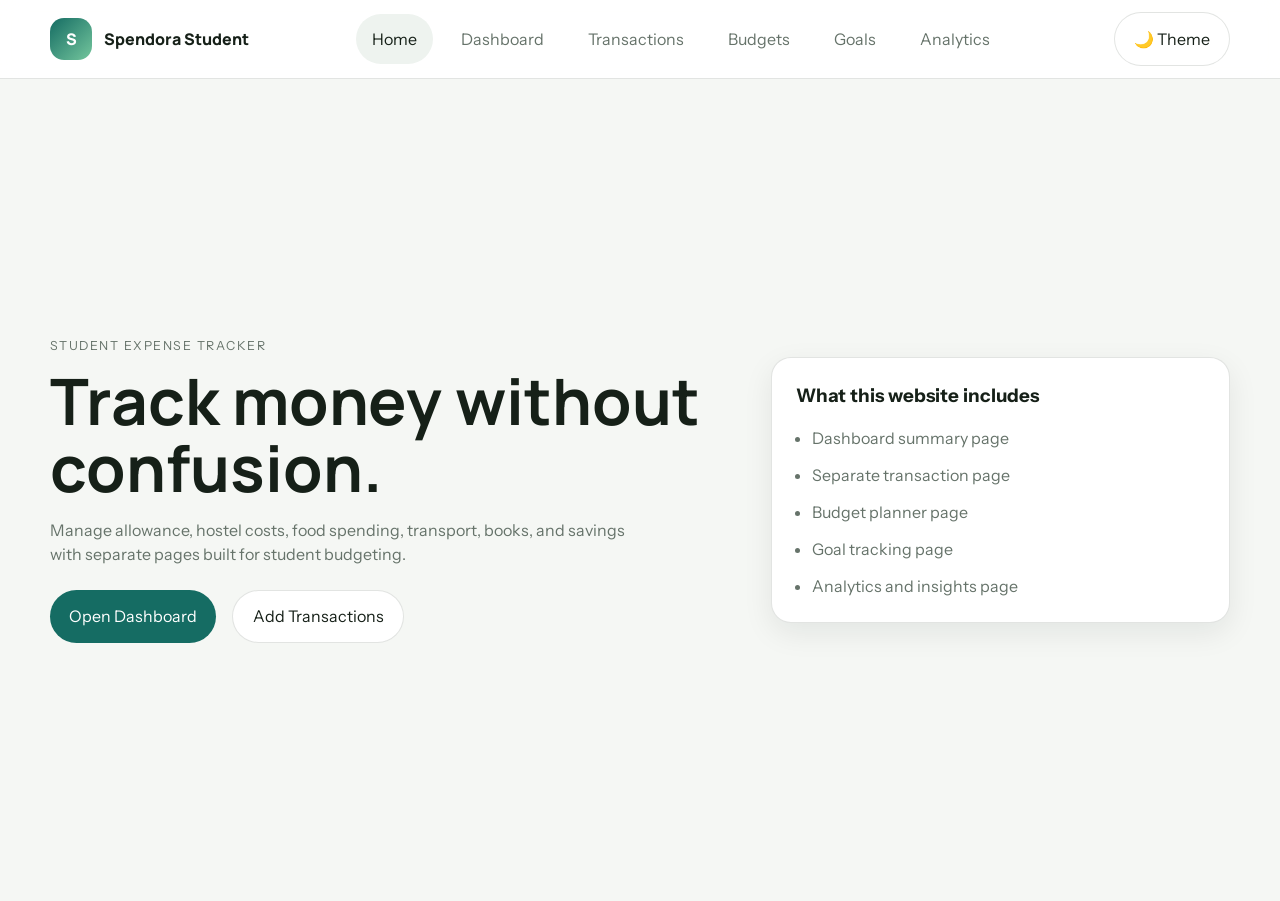
<file: index.html>
<!DOCTYPE html>
<html lang="en" data-theme="light">
<head>
  <meta charset="UTF-8" />
  <meta name="viewport" content="width=device-width, initial-scale=1.0" />
  <title>Spendora Student - Home</title>
  <link rel="preconnect" href="https://fonts.googleapis.com" />
  <link rel="preconnect" href="https://fonts.gstatic.com" crossorigin />
  <link href="https://fonts.googleapis.com/css2?family=Instrument+Sans:wght@400;500;600;700&family=Manrope:wght@600;700;800&display=swap" rel="stylesheet" />
  <link rel="stylesheet" href="css/common.css" />
  <link rel="stylesheet" href="css/index.css" />
  <script src="js/common.js" defer></script>
  <script src="js/index.js" defer></script>
</head>
<body>
  <header class="site-header">
    <div class="container nav-row">
      <a href="index.html" class="brand">
        <span class="brand-logo">S</span>
        <span>Spendora Student</span>
      </a>
      <nav class="nav-links">
        <a href="index.html" class="active">Home</a>
        <a href="dashboard.html">Dashboard</a>
        <a href="transactions.html">Transactions</a>
        <a href="budgets.html">Budgets</a>
        <a href="goals.html">Goals</a>
        <a href="analytics.html">Analytics</a>
      </nav>
      <button id="themeToggle" class="theme-btn">🌙 Theme</button>
    </div>
  </header>

  <main class="hero-page">
    <section class="hero-section container">
      <div class="hero-copy">
        <p class="eyebrow">Student Expense Tracker</p>
        <h1>Track money without confusion.</h1>
        <p class="hero-text">
          Manage allowance, hostel costs, food spending, transport, books, and savings with separate pages built for student budgeting.
        </p>
        <div class="hero-actions">
          <a href="dashboard.html" class="btn btn-primary">Open Dashboard</a>
          <a href="transactions.html" class="btn btn-secondary">Add Transactions</a>
        </div>
      </div>

      <div class="hero-card">
        <h3>What this website includes</h3>
        <ul>
          <li>Dashboard summary page</li>
          <li>Separate transaction page</li>
          <li>Budget planner page</li>
          <li>Goal tracking page</li>
          <li>Analytics and insights page</li>
        </ul>
      </div>
    </section>
  </main>
</body>
</html>
</file>
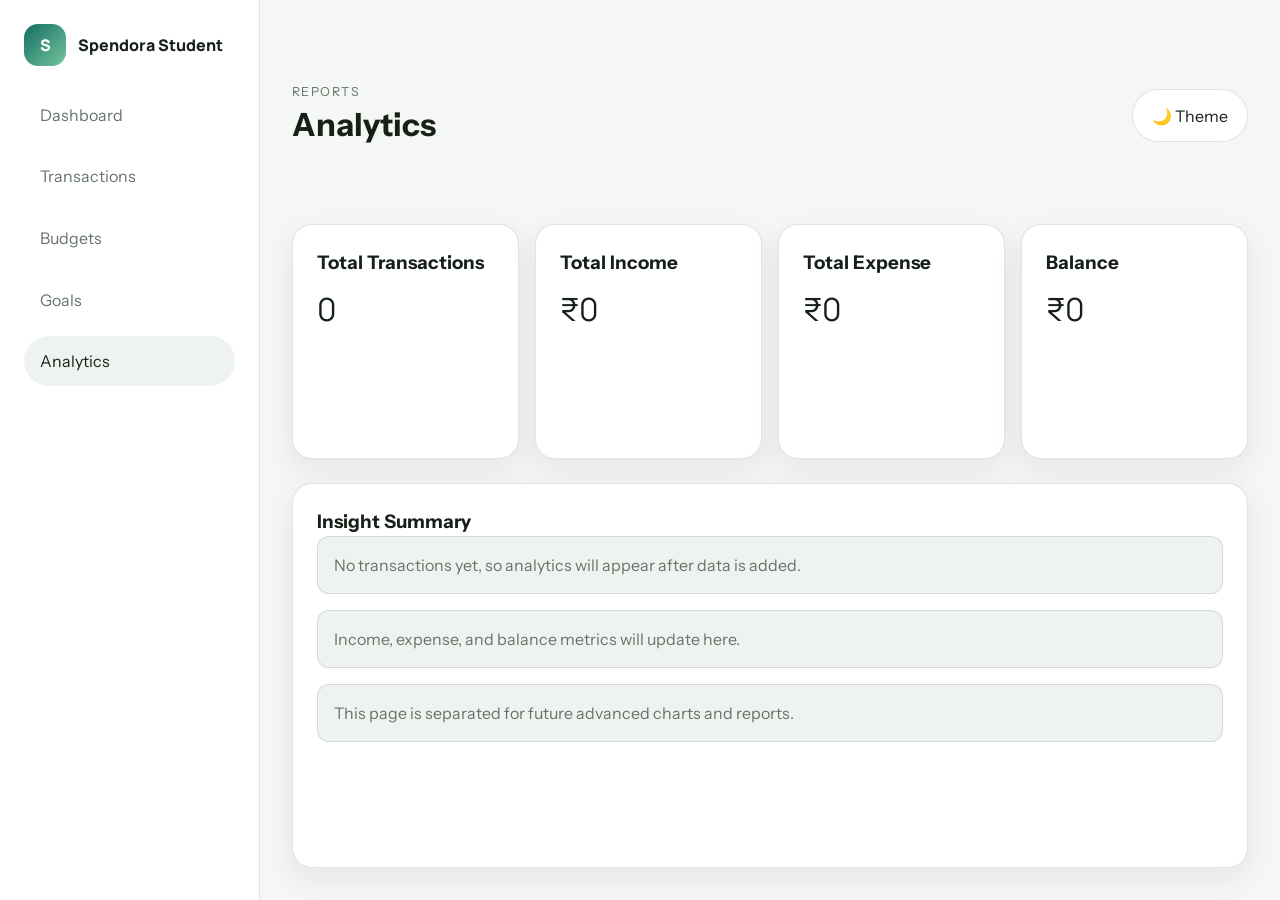
<file: analytics.html>
<!DOCTYPE html>
<html lang="en" data-theme="light">
<head>
  <meta charset="UTF-8" />
  <meta name="viewport" content="width=device-width, initial-scale=1.0" />
  <title>Spendora Student - Analytics</title>
  <link rel="preconnect" href="https://fonts.googleapis.com" />
  <link rel="preconnect" href="https://fonts.gstatic.com" crossorigin />
  <link href="https://fonts.googleapis.com/css2?family=Instrument+Sans:wght@400;500;600;700&family=Manrope:wght@600;700;800&display=swap" rel="stylesheet" />
  <link rel="stylesheet" href="css/common.css" />
  <link rel="stylesheet" href="css/analytics.css" />
  <script src="js/common.js" defer></script>
  <script src="js/analytics.js" defer></script>
</head>
<body>
  <div class="dashboard-layout">
    <aside class="sidebar">
      <a href="index.html" class="brand side-brand">
        <span class="brand-logo">S</span>
        <span>Spendora Student</span>
      </a>
      <nav class="side-nav">
        <a href="dashboard.html">Dashboard</a>
        <a href="transactions.html">Transactions</a>
        <a href="budgets.html">Budgets</a>
        <a href="goals.html">Goals</a>
        <a href="analytics.html" class="active">Analytics</a>
      </nav>
    </aside>

    <main class="page-main">
      <header class="page-topbar">
        <div>
          <p class="eyebrow">Reports</p>
          <h1>Analytics</h1>
        </div>
        <button id="themeToggle" class="theme-btn">🌙 Theme</button>
      </header>

      <section class="analytics-grid">
        <article class="panel metric-box">
          <h3>Total Transactions</h3>
          <p id="analyticsTransactionCount">0</p>
        </article>
        <article class="panel metric-box">
          <h3>Total Income</h3>
          <p id="analyticsIncome">₹0</p>
        </article>
        <article class="panel metric-box">
          <h3>Total Expense</h3>
          <p id="analyticsExpense">₹0</p>
        </article>
        <article class="panel metric-box">
          <h3>Balance</h3>
          <p id="analyticsBalance">₹0</p>
        </article>
      </section>

      <section class="panel">
        <h3>Insight Summary</h3>
        <div id="insightSummary" class="insight-summary"></div>
      </section>
    </main>
  </div>
</body>
</html>
</file>
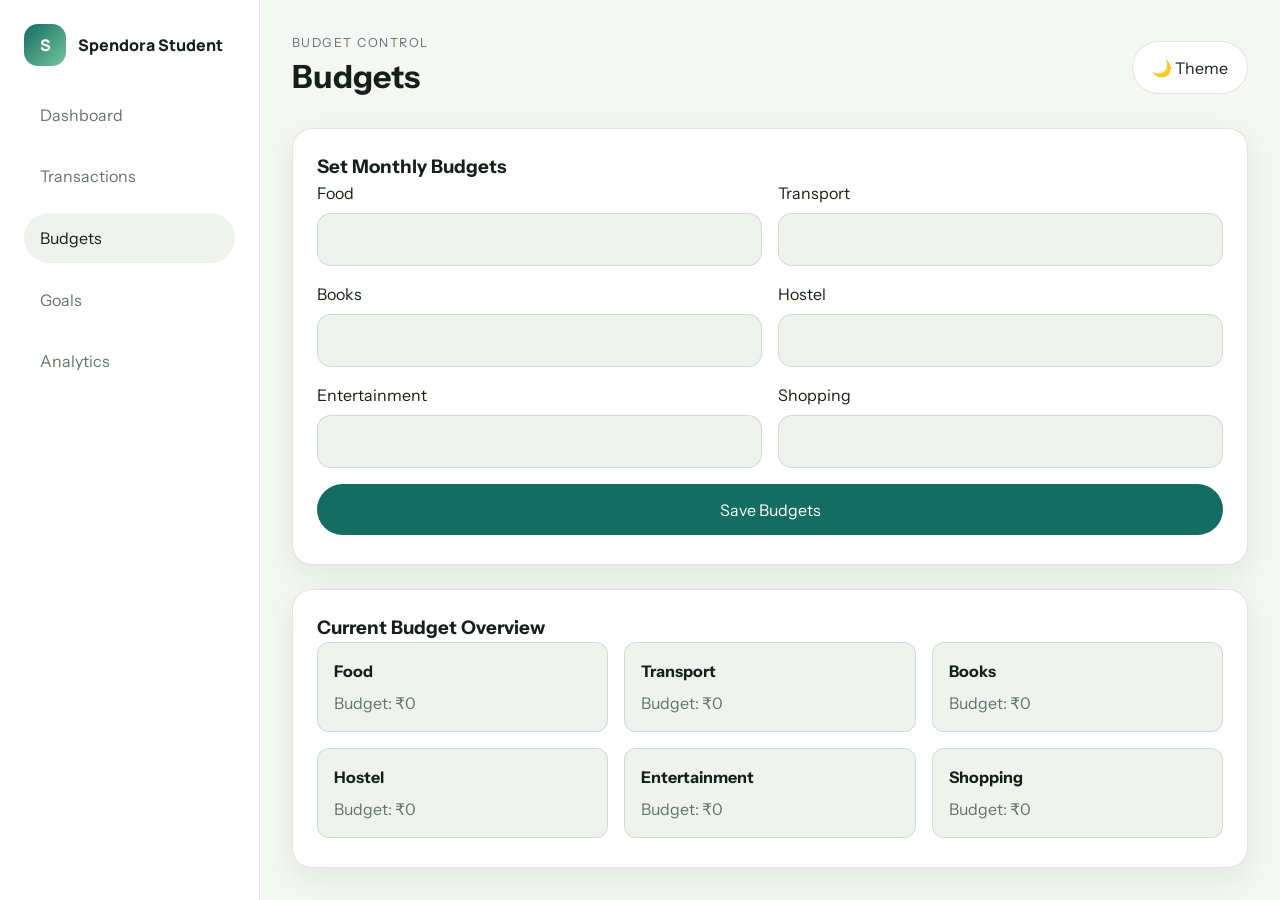
<file: budgets.html>
<!DOCTYPE html>
<html lang="en" data-theme="light">
<head>
  <meta charset="UTF-8" />
  <meta name="viewport" content="width=device-width, initial-scale=1.0" />
  <title>Spendora Student - Budgets</title>
  <link rel="preconnect" href="https://fonts.googleapis.com" />
  <link rel="preconnect" href="https://fonts.gstatic.com" crossorigin />
  <link href="https://fonts.googleapis.com/css2?family=Instrument+Sans:wght@400;500;600;700&family=Manrope:wght@600;700;800&display=swap" rel="stylesheet" />
  <link rel="stylesheet" href="css/common.css" />
  <link rel="stylesheet" href="css/budgets.css" />
  <script src="js/common.js" defer></script>
  <script src="js/budgets.js" defer></script>
</head>
<body>
  <div class="dashboard-layout">
    <aside class="sidebar">
      <a href="index.html" class="brand side-brand">
        <span class="brand-logo">S</span>
        <span>Spendora Student</span>
      </a>
      <nav class="side-nav">
        <a href="dashboard.html">Dashboard</a>
        <a href="transactions.html">Transactions</a>
        <a href="budgets.html" class="active">Budgets</a>
        <a href="goals.html">Goals</a>
        <a href="analytics.html">Analytics</a>
      </nav>
    </aside>

    <main class="page-main">
      <header class="page-topbar">
        <div>
          <p class="eyebrow">Budget Control</p>
          <h1>Budgets</h1>
        </div>
        <button id="themeToggle" class="theme-btn">🌙 Theme</button>
      </header>

      <section class="panel">
        <h3>Set Monthly Budgets</h3>
        <form id="budgetForm" class="budget-grid">
          <div class="field"><label for="foodBudget">Food</label><input type="number" id="foodBudget" min="0" /></div>
          <div class="field"><label for="transportBudget">Transport</label><input type="number" id="transportBudget" min="0" /></div>
          <div class="field"><label for="booksBudget">Books</label><input type="number" id="booksBudget" min="0" /></div>
          <div class="field"><label for="hostelBudget">Hostel</label><input type="number" id="hostelBudget" min="0" /></div>
          <div class="field"><label for="entertainmentBudget">Entertainment</label><input type="number" id="entertainmentBudget" min="0" /></div>
          <div class="field"><label for="shoppingBudget">Shopping</label><input type="number" id="shoppingBudget" min="0" /></div>
          <div class="field full-span"><button type="submit" class="btn btn-primary">Save Budgets</button></div>
        </form>
      </section>

      <section class="panel">
        <h3>Current Budget Overview</h3>
        <div id="budgetCards" class="budget-cards"></div>
      </section>
    </main>
  </div>
</body>
</html>
</file>
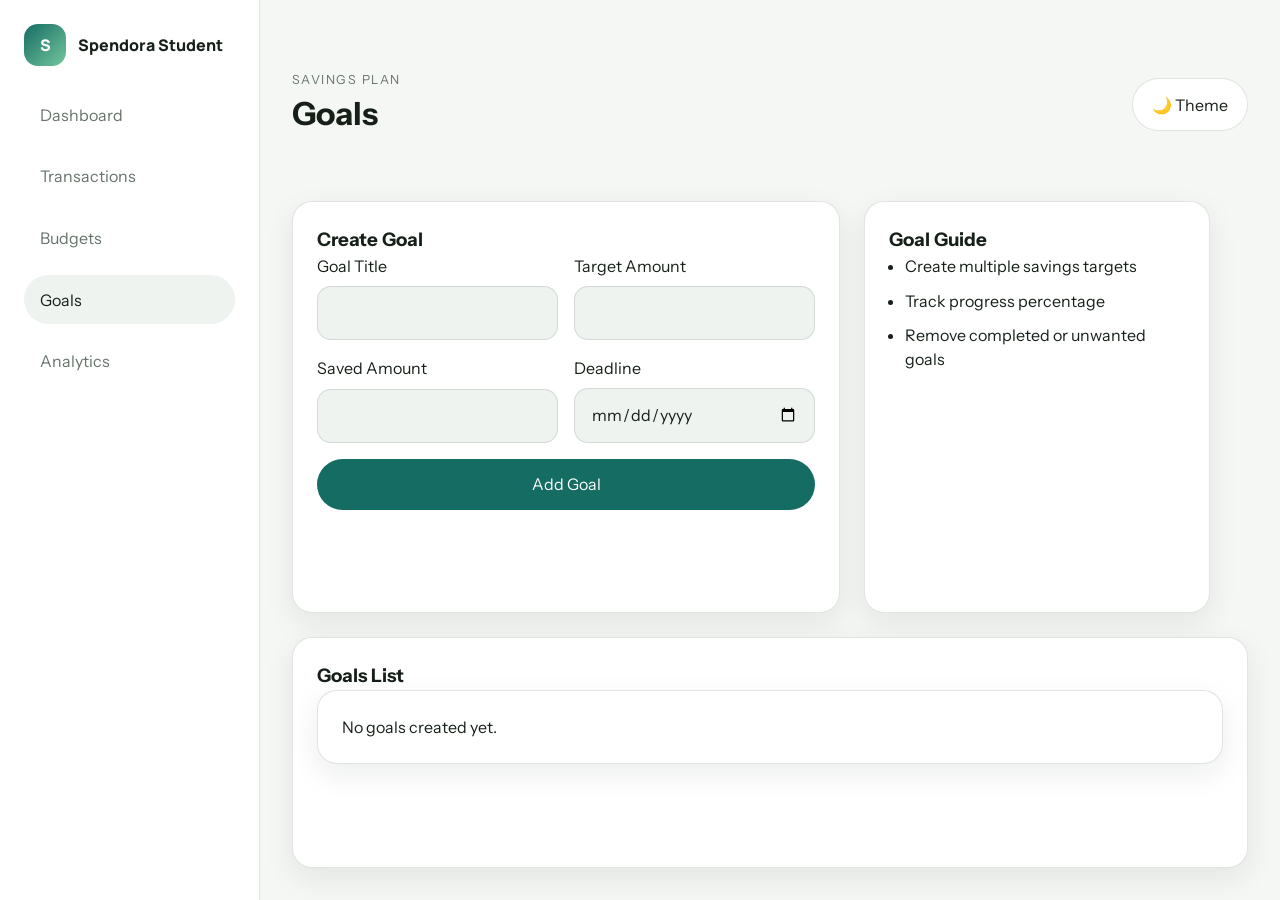
<file: goals.html>
<!DOCTYPE html>
<html lang="en" data-theme="light">
<head>
  <meta charset="UTF-8" />
  <meta name="viewport" content="width=device-width, initial-scale=1.0" />
  <title>Spendora Student - Goals</title>
  <link rel="preconnect" href="https://fonts.googleapis.com" />
  <link rel="preconnect" href="https://fonts.gstatic.com" crossorigin />
  <link href="https://fonts.googleapis.com/css2?family=Instrument+Sans:wght@400;500;600;700&family=Manrope:wght@600;700;800&display=swap" rel="stylesheet" />
  <link rel="stylesheet" href="css/common.css" />
  <link rel="stylesheet" href="css/goals.css" />
  <script src="js/common.js" defer></script>
  <script src="js/goals.js" defer></script>
</head>
<body>
  <div class="dashboard-layout">
    <aside class="sidebar">
      <a href="index.html" class="brand side-brand">
        <span class="brand-logo">S</span>
        <span>Spendora Student</span>
      </a>
      <nav class="side-nav">
        <a href="dashboard.html">Dashboard</a>
        <a href="transactions.html">Transactions</a>
        <a href="budgets.html">Budgets</a>
        <a href="goals.html" class="active">Goals</a>
        <a href="analytics.html">Analytics</a>
      </nav>
    </aside>

    <main class="page-main">
      <header class="page-topbar">
        <div>
          <p class="eyebrow">Savings Plan</p>
          <h1>Goals</h1>
        </div>
        <button id="themeToggle" class="theme-btn">🌙 Theme</button>
      </header>

      <section class="two-col-layout">
        <article class="panel">
          <h3>Create Goal</h3>
          <form id="goalForm" class="form-grid">
            <div class="field">
              <label for="goalTitle">Goal Title</label>
              <input type="text" id="goalTitle" required />
            </div>
            <div class="field">
              <label for="goalTarget">Target Amount</label>
              <input type="number" id="goalTarget" min="1" required />
            </div>
            <div class="field">
              <label for="goalSaved">Saved Amount</label>
              <input type="number" id="goalSaved" min="0" required />
            </div>
            <div class="field">
              <label for="goalDeadline">Deadline</label>
              <input type="date" id="goalDeadline" required />
            </div>
            <div class="field full-span">
              <button type="submit" class="btn btn-primary">Add Goal</button>
            </div>
          </form>
        </article>

        <article class="panel">
          <h3>Goal Guide</h3>
          <ul class="info-list">
            <li>Create multiple savings targets</li>
            <li>Track progress percentage</li>
            <li>Remove completed or unwanted goals</li>
          </ul>
        </article>
      </section>

      <section class="panel">
        <h3>Goals List</h3>
        <div id="goalList" class="goal-list"></div>
      </section>
    </main>
  </div>
</body>
</html>
</file>
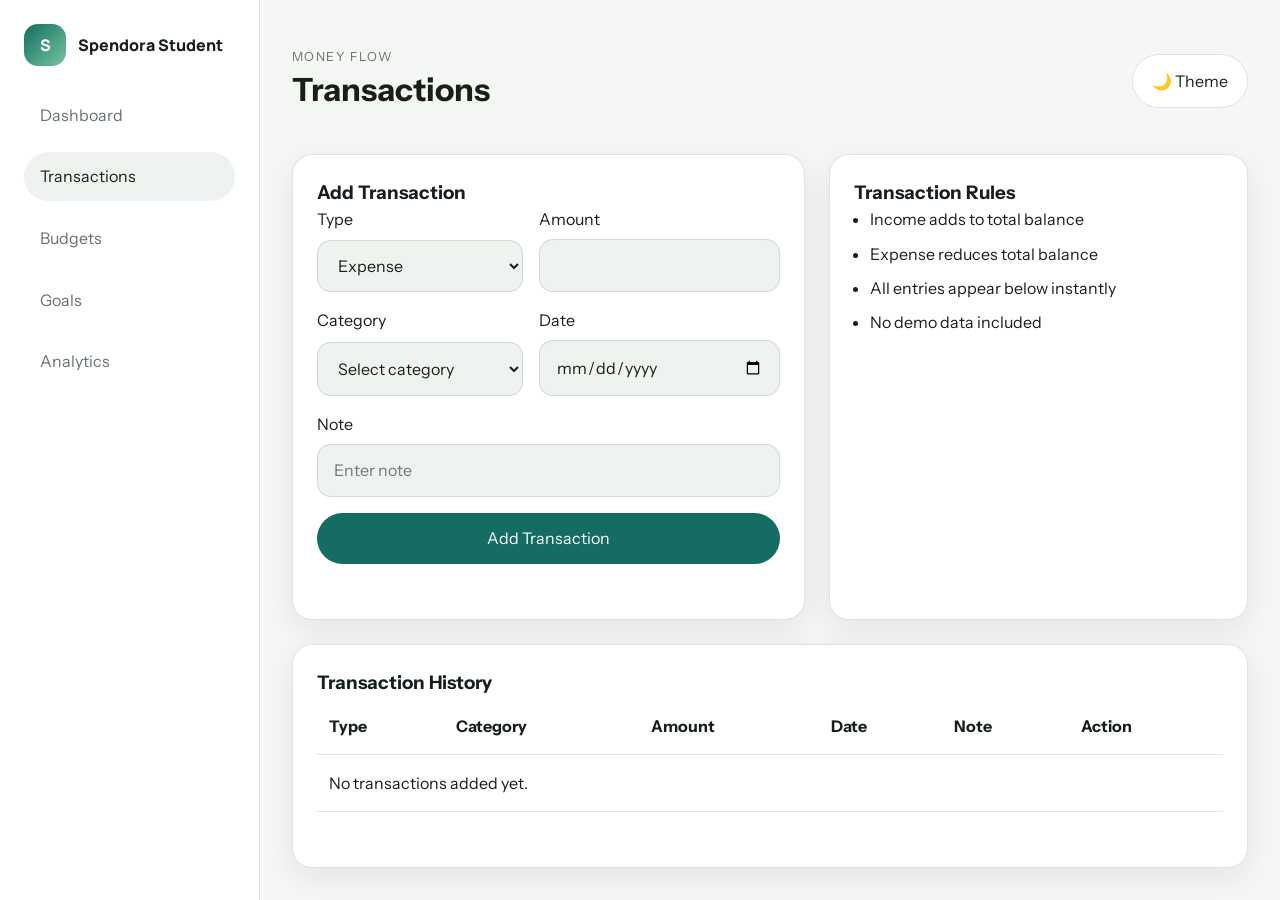
<file: transactions.html>
<!DOCTYPE html>
<html lang="en" data-theme="light">
<head>
  <meta charset="UTF-8" />
  <meta name="viewport" content="width=device-width, initial-scale=1.0" />
  <title>Spendora Student - Transactions</title>
  <link rel="preconnect" href="https://fonts.googleapis.com" />
  <link rel="preconnect" href="https://fonts.gstatic.com" crossorigin />
  <link href="https://fonts.googleapis.com/css2?family=Instrument+Sans:wght@400;500;600;700&family=Manrope:wght@600;700;800&display=swap" rel="stylesheet" />
  <link rel="stylesheet" href="css/common.css" />
  <link rel="stylesheet" href="css/transactions.css" />
  <script src="js/common.js" defer></script>
  <script src="js/transactions.js" defer></script>
</head>
<body>
  <div class="dashboard-layout">
    <aside class="sidebar">
      <a href="index.html" class="brand side-brand">
        <span class="brand-logo">S</span>
        <span>Spendora Student</span>
      </a>
      <nav class="side-nav">
        <a href="dashboard.html">Dashboard</a>
        <a href="transactions.html" class="active">Transactions</a>
        <a href="budgets.html">Budgets</a>
        <a href="goals.html">Goals</a>
        <a href="analytics.html">Analytics</a>
      </nav>
    </aside>

    <main class="page-main">
      <header class="page-topbar">
        <div>
          <p class="eyebrow">Money Flow</p>
          <h1>Transactions</h1>
        </div>
        <button id="themeToggle" class="theme-btn">🌙 Theme</button>
      </header>

      <section class="two-col-layout">
        <article class="panel">
          <h3>Add Transaction</h3>
          <form id="transactionForm" class="form-grid">
            <div class="field">
              <label for="type">Type</label>
              <select id="type" required>
                <option value="expense">Expense</option>
                <option value="income">Income</option>
              </select>
            </div>

            <div class="field">
              <label for="amount">Amount</label>
              <input type="number" id="amount" min="1" required />
            </div>

            <div class="field">
              <label for="category">Category</label>
              <select id="category" required>
                <option value="">Select category</option>
                <option value="Food">Food</option>
                <option value="Transport">Transport</option>
                <option value="Books">Books</option>
                <option value="Hostel">Hostel</option>
                <option value="Entertainment">Entertainment</option>
                <option value="Shopping">Shopping</option>
                <option value="Allowance">Allowance</option>
                <option value="Freelance">Freelance</option>
                <option value="Scholarship">Scholarship</option>
              </select>
            </div>

            <div class="field">
              <label for="date">Date</label>
              <input type="date" id="date" required />
            </div>

            <div class="field full-span">
              <label for="note">Note</label>
              <input type="text" id="note" placeholder="Enter note" />
            </div>

            <div class="field full-span">
              <button type="submit" class="btn btn-primary">Add Transaction</button>
            </div>
          </form>
        </article>

        <article class="panel">
          <h3>Transaction Rules</h3>
          <ul class="info-list">
            <li>Income adds to total balance</li>
            <li>Expense reduces total balance</li>
            <li>All entries appear below instantly</li>
            <li>No demo data included</li>
          </ul>
        </article>
      </section>

      <section class="panel">
        <h3>Transaction History</h3>
        <div class="table-wrap">
          <table>
            <thead>
              <tr>
                <th>Type</th>
                <th>Category</th>
                <th>Amount</th>
                <th>Date</th>
                <th>Note</th>
                <th>Action</th>
              </tr>
            </thead>
            <tbody id="transactionTableBody"></tbody>
          </table>
        </div>
      </section>
    </main>
  </div>
</body>
</html>
</file>
<file: css/common.css>
:root,
[data-theme="light"] {
  --bg: #f5f7f4;
  --surface: #ffffff;
  --surface-2: #eef3ef;
  --text: #162018;
  --muted: #66736a;
  --border: rgba(20, 35, 23, 0.12);
  --primary: #156c63;
  --primary-dark: #0e514a;
  --accent: #74c69d;
  --danger: #b42318;
  --success: #2d6a4f;
  --radius: 20px;
  --radius-sm: 12px;
  --shadow: 0 10px 30px rgba(17, 29, 20, 0.08);
  --font-display: 'Manrope', sans-serif;
  --font-body: 'Instrument Sans', sans-serif;
}

[data-theme="dark"] {
  --bg: #111714;
  --surface: #1a221d;
  --surface-2: #202a24;
  --text: #ecf3ed;
  --muted: #aab7ae;
  --border: rgba(236, 243, 237, 0.08);
  --primary: #69b6ad;
  --primary-dark: #4f9f95;
  --accent: #95d5b2;
  --danger: #ff6b6b;
  --success: #74c69d;
  --shadow: 0 16px 40px rgba(0, 0, 0, 0.24);
}

* {
  box-sizing: border-box;
  margin: 0;
  padding: 0;
}

body {
  background: var(--bg);
  color: var(--text);
  font-family: var(--font-body);
  line-height: 1.5;
}

a {
  text-decoration: none;
  color: inherit;
}

button,
input,
select {
  font: inherit;
}

.container {
  width: min(1180px, calc(100% - 2rem));
  margin: 0 auto;
}

.site-header {
  border-bottom: 1px solid var(--border);
  background: color-mix(in srgb, var(--surface) 92%, transparent);
  backdrop-filter: blur(12px);
}

.nav-row {
  min-height: 78px;
  display: flex;
  align-items: center;
  justify-content: space-between;
  gap: 1rem;
}

.brand {
  display: flex;
  align-items: center;
  gap: 0.75rem;
  font-family: var(--font-display);
  font-weight: 800;
}

.brand-logo {
  width: 42px;
  height: 42px;
  border-radius: 14px;
  display: grid;
  place-items: center;
  background: linear-gradient(135deg, var(--primary), var(--accent));
  color: white;
}

.nav-links,
.side-nav {
  display: flex;
  gap: 0.75rem;
}

.nav-links a,
.side-nav a {
  padding: 0.8rem 1rem;
  border-radius: 999px;
  color: var(--muted);
}

.nav-links a.active,
.nav-links a:hover,
.side-nav a.active,
.side-nav a:hover {
  background: var(--surface-2);
  color: var(--text);
}

.theme-btn,
.btn {
  border: 0;
  cursor: pointer;
  display: inline-flex;
  align-items: center;
  justify-content: center;
  border-radius: 999px;
  padding: 0.85rem 1.2rem;
}

.theme-btn {
  background: var(--surface);
  border: 1px solid var(--border);
  color: var(--text);
}

.btn-primary {
  background: var(--primary);
  color: white;
}

.btn-primary:hover {
  background: var(--primary-dark);
}

.btn-secondary {
  background: var(--surface);
  color: var(--text);
  border: 1px solid var(--border);
}

.eyebrow {
  text-transform: uppercase;
  letter-spacing: 0.12em;
  font-size: 0.78rem;
  color: var(--muted);
}

.dashboard-layout {
  display: grid;
  grid-template-columns: 260px 1fr;
  min-height: 100vh;
}

.sidebar {
  background: var(--surface);
  border-right: 1px solid var(--border);
  padding: 1.5rem;
}

.side-brand {
  margin-bottom: 1.5rem;
}

.side-nav {
  flex-direction: column;
}

.page-main {
  padding: 2rem;
  display: grid;
  gap: 1.5rem;
}

.page-topbar {
  display: flex;
  justify-content: space-between;
  align-items: center;
}

.panel {
  background: var(--surface);
  border: 1px solid var(--border);
  border-radius: var(--radius);
  padding: 1.5rem;
  box-shadow: var(--shadow);
}

.two-col-layout {
  display: grid;
  grid-template-columns: 1.1fr 0.9fr;
  gap: 1.5rem;
}

.form-grid,
.budget-grid {
  display: grid;
  grid-template-columns: repeat(2, 1fr);
  gap: 1rem;
}

.field {
  display: grid;
  gap: 0.5rem;
}

.field input,
.field select {
  min-height: 48px;
  border: 1px solid var(--border);
  border-radius: 14px;
  padding: 0.85rem 1rem;
  background: var(--surface-2);
  color: var(--text);
}

.full-span {
  grid-column: 1 / -1;
}

.table-wrap {
  overflow-x: auto;
}

table {
  width: 100%;
  border-collapse: collapse;
}

th,
td {
  text-align: left;
  padding: 1rem 0.75rem;
  border-bottom: 1px solid var(--border);
}

.info-list {
  padding-left: 1rem;
  display: grid;
  gap: 0.65rem;
}

@media (max-width: 960px) {
  .dashboard-layout {
    grid-template-columns: 1fr;
  }

  .sidebar {
    border-right: 0;
    border-bottom: 1px solid var(--border);
  }

  .two-col-layout,
  .form-grid,
  .budget-grid {
    grid-template-columns: 1fr;
  }

  .nav-links {
    display: none;
  }
}
</file>
<file: css/index.css>
.hero-page {
  min-height: calc(100vh - 78px);
  display: grid;
  place-items: center;
  padding: 2rem 0;
}

.hero-section {
  display: grid;
  grid-template-columns: 1.2fr 0.8fr;
  gap: 2rem;
  align-items: center;
}

.hero-copy h1 {
  font-family: var(--font-display);
  font-size: clamp(2.3rem, 5vw, 4.5rem);
  line-height: 1.05;
  margin: 0.7rem 0 1rem;
}

.hero-text {
  color: var(--muted);
  max-width: 55ch;
  margin-bottom: 1.5rem;
}

.hero-actions {
  display: flex;
  gap: 1rem;
  flex-wrap: wrap;
}

.hero-card {
  background: var(--surface);
  border: 1px solid var(--border);
  border-radius: var(--radius);
  box-shadow: var(--shadow);
  padding: 1.5rem;
}

.hero-card h3 {
  margin-bottom: 1rem;
}

.hero-card ul {
  padding-left: 1rem;
  display: grid;
  gap: 0.8rem;
  color: var(--muted);
}

@media (max-width: 900px) {
  .hero-section {
    grid-template-columns: 1fr;
  }
}
</file>
<file: css/analytics.css>
.analytics-grid {
  display: grid;
  grid-template-columns: repeat(4, 1fr);
  gap: 1rem;
}

.metric-box p {
  margin-top: 0.5rem;
  font-size: 2rem;
  font-family: var(--font-display);
}

.insight-summary {
  display: grid;
  gap: 1rem;
}

.insight-box {
  background: var(--surface-2);
  border: 1px solid var(--border);
  border-radius: var(--radius-sm);
  padding: 1rem;
  color: var(--muted);
}

@media (max-width: 960px) {
  .analytics-grid {
    grid-template-columns: 1fr;
  }
}
</file>
<file: css/budgets.css>
.budget-cards {
  display: grid;
  grid-template-columns: repeat(3, 1fr);
  gap: 1rem;
}

.budget-card {
  background: var(--surface-2);
  border: 1px solid var(--border);
  border-radius: var(--radius-sm);
  padding: 1rem;
}

.budget-card h4 {
  margin-bottom: 0.5rem;
}

.budget-card p {
  color: var(--muted);
}

@media (max-width: 960px) {
  .budget-cards {
    grid-template-columns: 1fr;
  }
}
</file>
<file: css/goals.css>
.goal-list {
  display: grid;
  gap: 1rem;
}

.goal-card {
  background: var(--surface-2);
  border: 1px solid var(--border);
  border-radius: var(--radius-sm);
  padding: 1rem;
  display: grid;
  gap: 0.8rem;
}

.goal-progress {
  width: 100%;
  height: 10px;
  background: rgba(0, 0, 0, 0.08);
  border-radius: 999px;
  overflow: hidden;
}

.goal-progress span {
  display: block;
  height: 100%;
  background: var(--success);
}

.remove-btn {
  background: var(--danger);
  color: white;
  border: 0;
  padding: 0.65rem 1rem;
  border-radius: 999px;
  width: fit-content;
  cursor: pointer;
}
</file>
<file: css/transactions.css>
#transactionTableBody td {
  vertical-align: middle;
}

.delete-btn {
  background: var(--danger);
  color: white;
  border: 0;
  padding: 0.55rem 0.85rem;
  border-radius: 999px;
  cursor: pointer;
}
</file>
